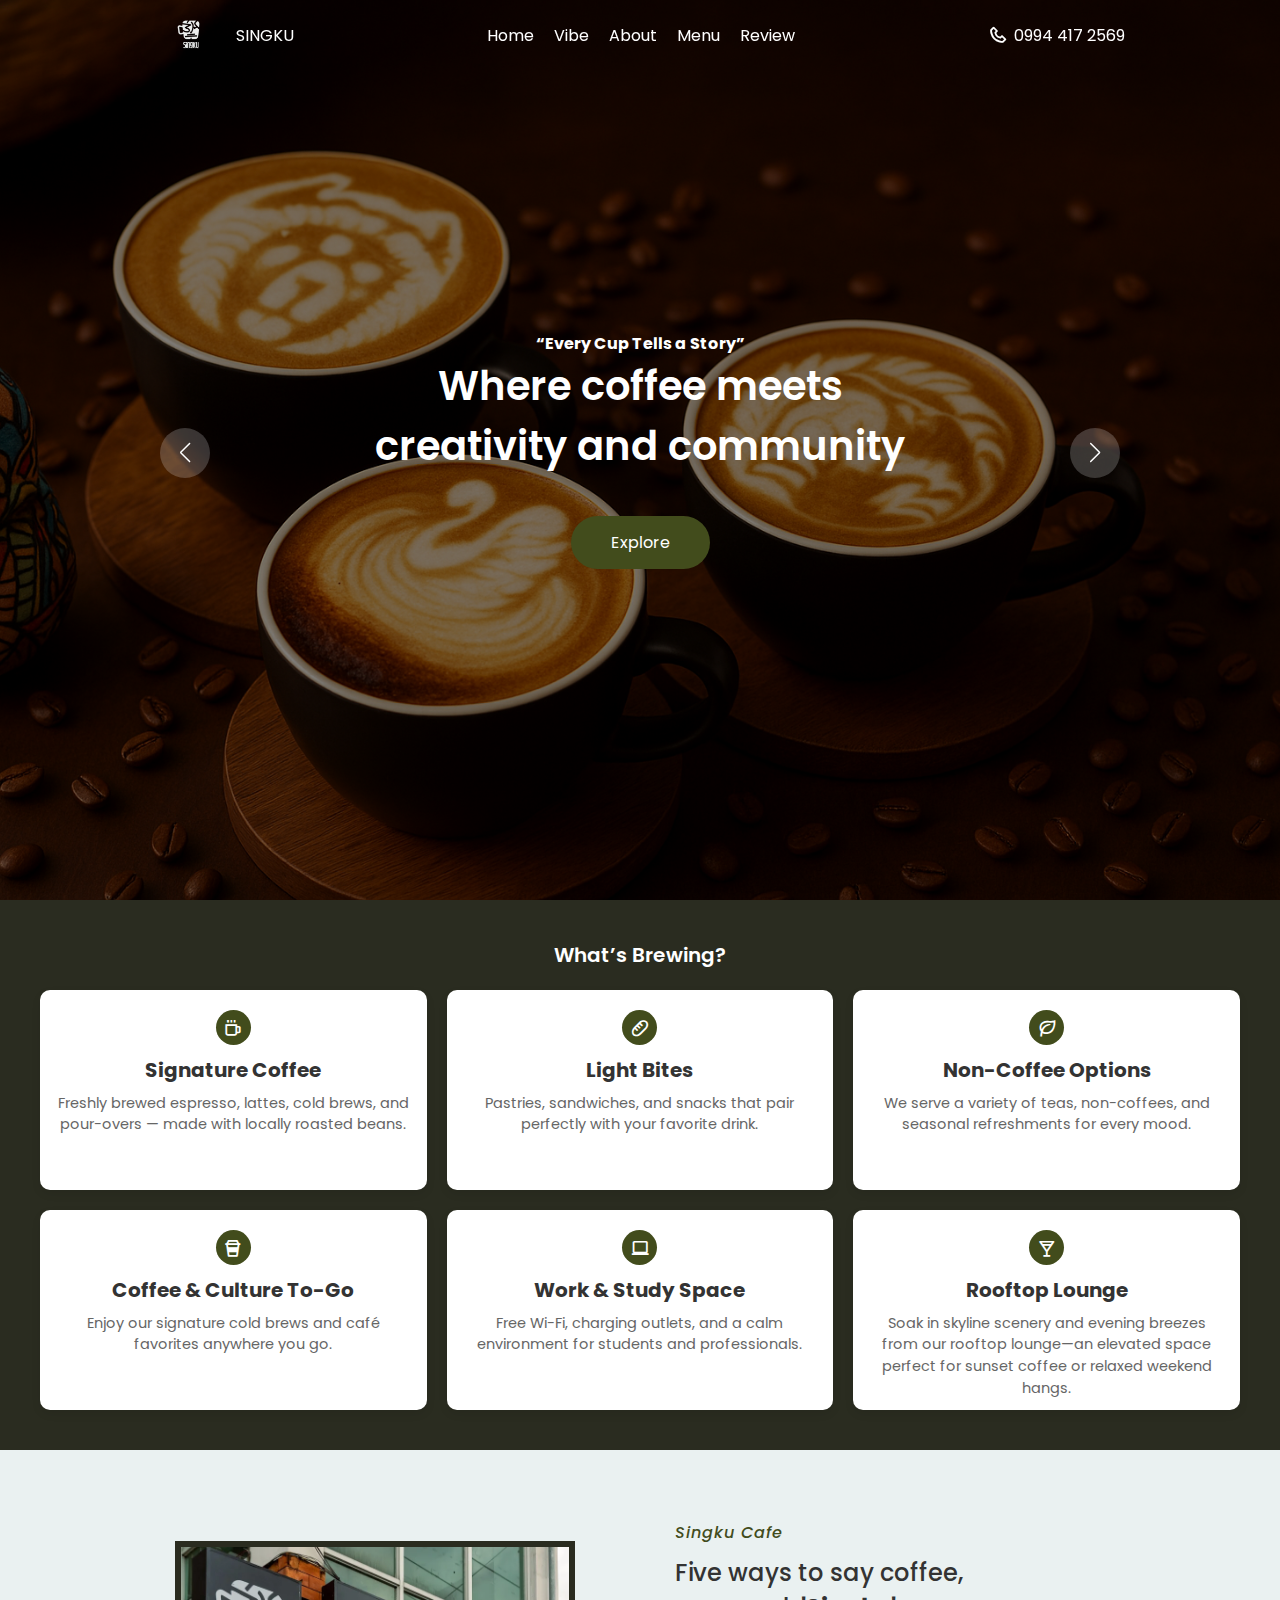
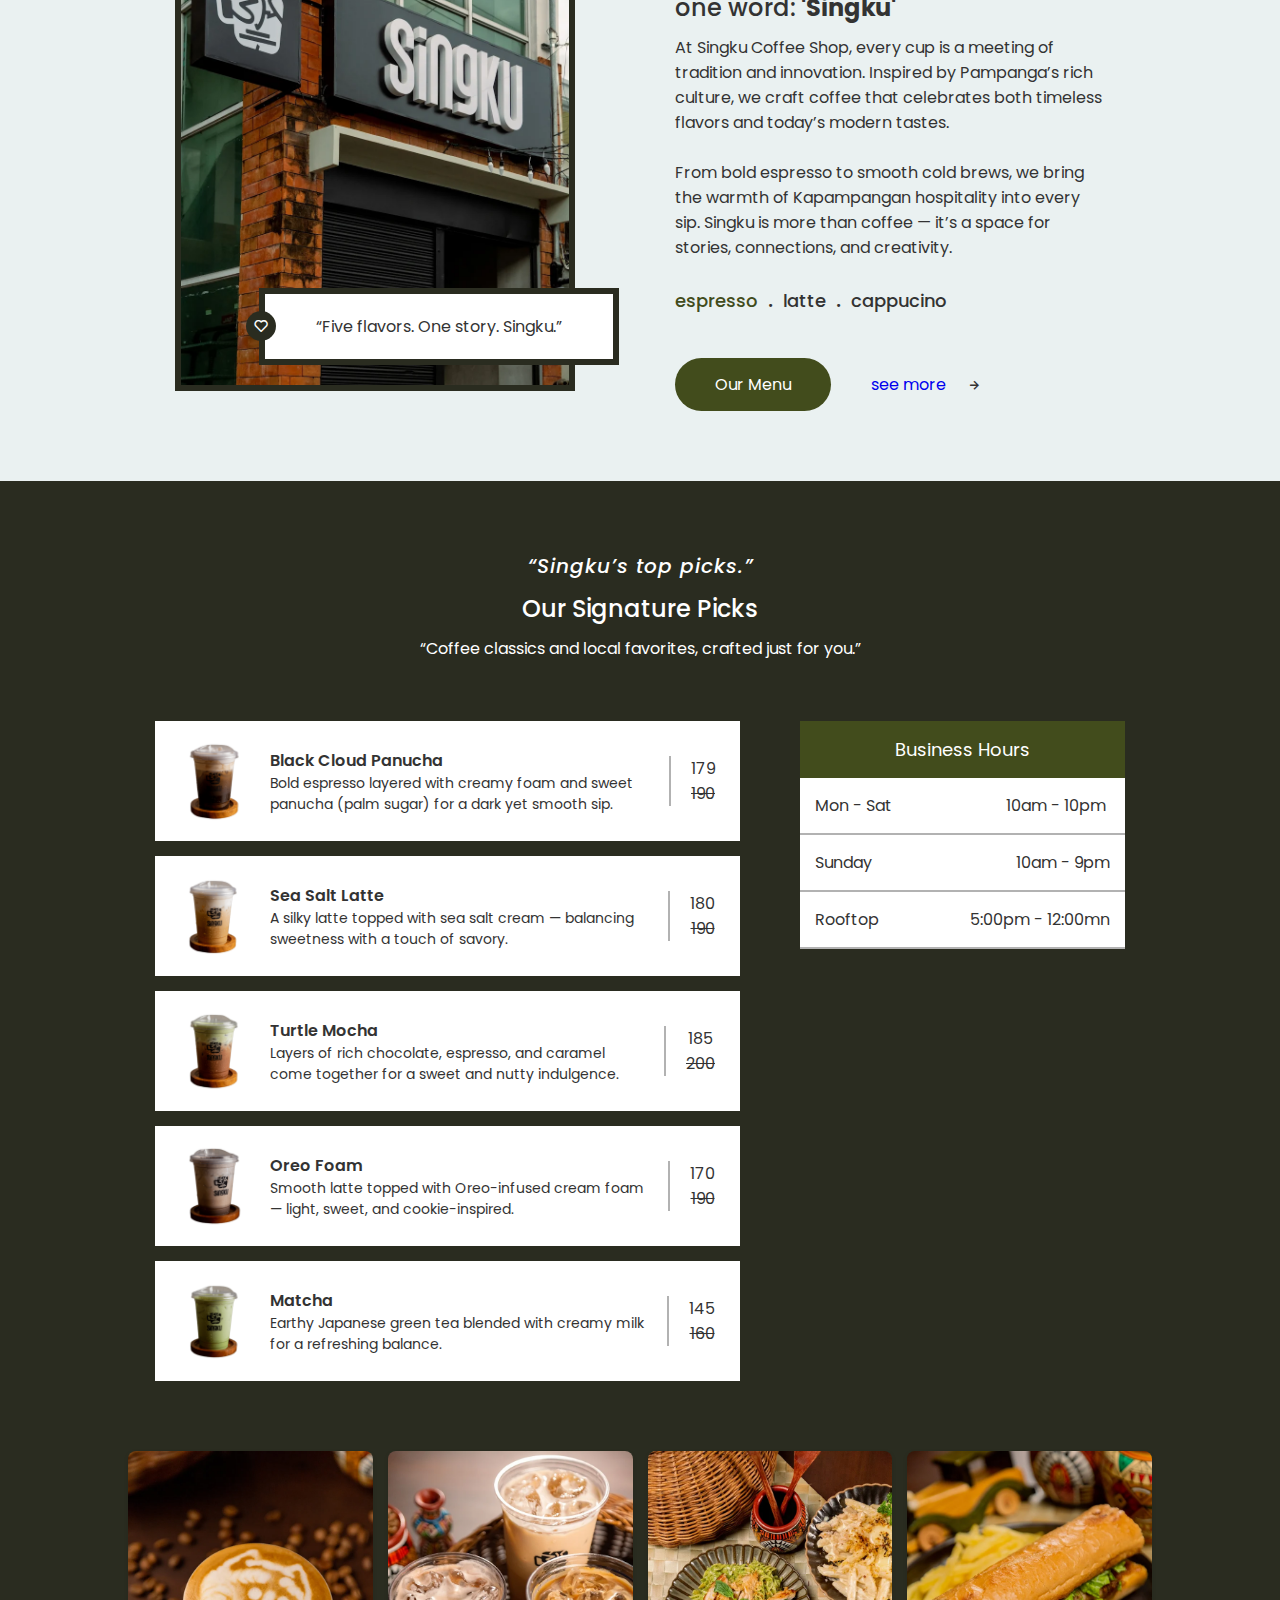
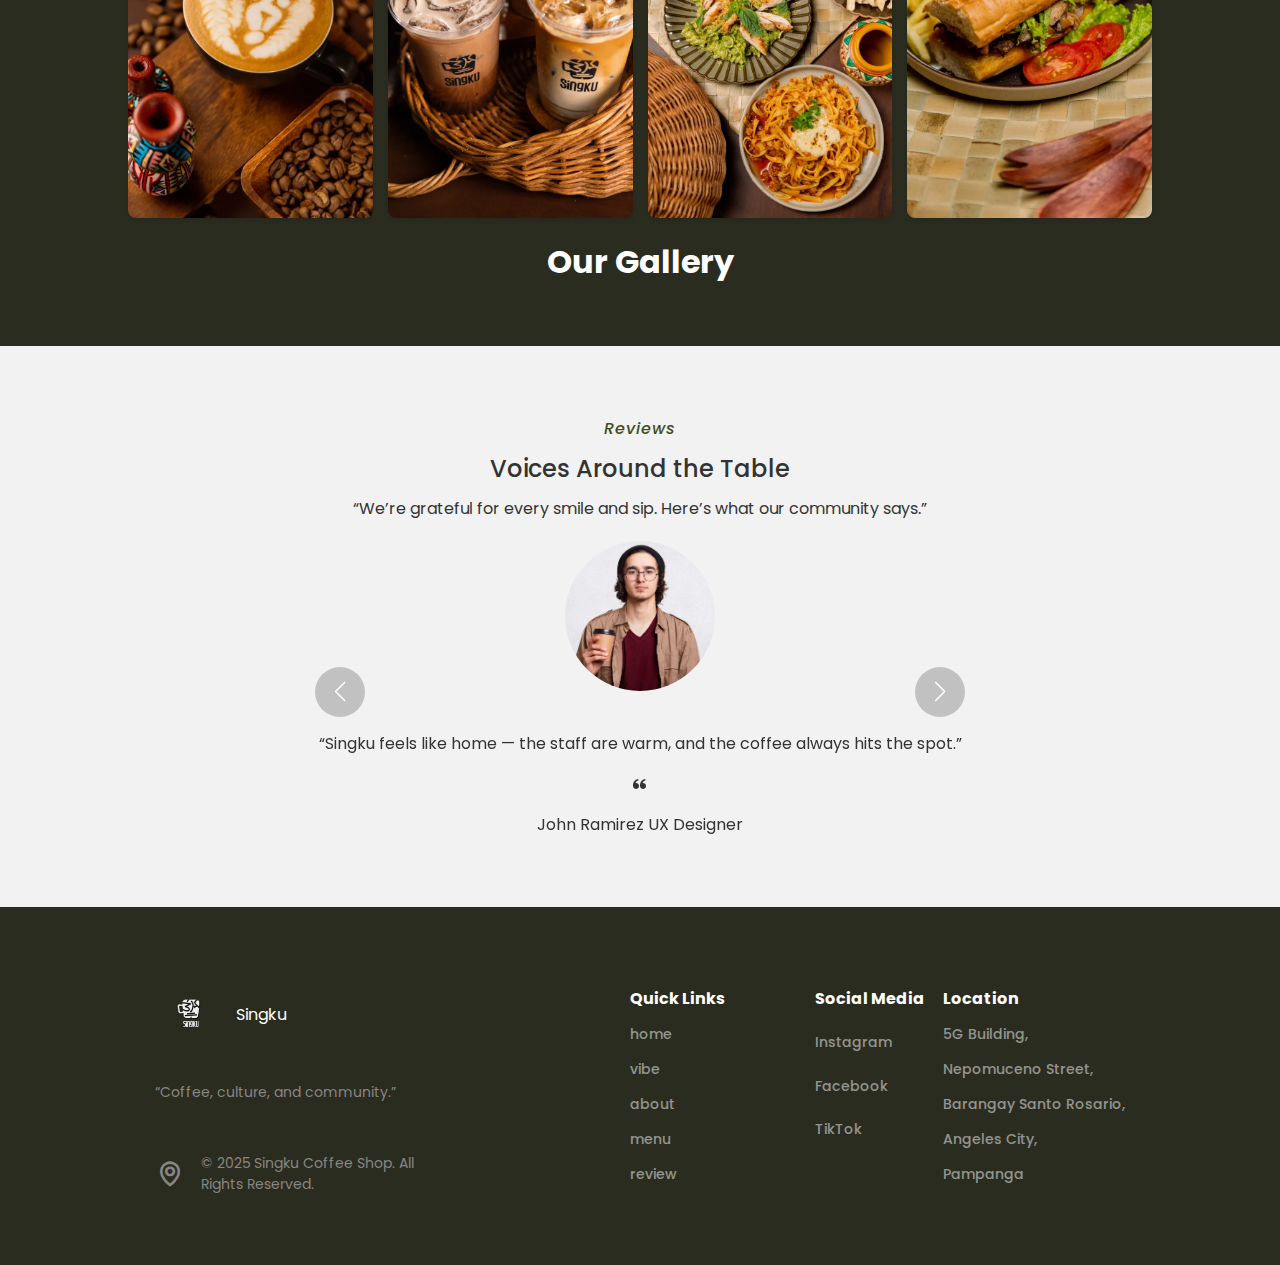
<file: index.html>
<!DOCTYPE html>
<!-- Coding by CodingLab | www.codinglabweb.com  -->
<html lang="en">
<head>
    <meta charset="UTF-8">
    <meta http-equiv="X-UA-Compatible" content="IE=edge">
    <meta name="viewport" content="width=device-width, initial-scale=1.0">
    <title>Responsive Coffee Website</title>

    <!-- Swiper JS CSS-->
    <link rel="stylesheet" href="https://cdn.jsdelivr.net/npm/swiper@9/swiper-bundle.min.css">

    <!-- Boxicons --> 
    <link href="https://unpkg.com/boxicons@2.1.4/css/boxicons.min.css" rel="stylesheet">
    
    <!-- CSS -->
    <link rel="stylesheet" href="css/style.css">

</head>
<body>
<!-- Header -->
    <header class="header">
        <nav class="nav container flex">
                <a href="#" class="logo-content flex">
                    <img src="images/logo.png" alt="Singku Coffee" class="logo-icon">
                    <span class="logo-text">SINGKU</span>
                </a>

                <div class="menu-content">
                        <ul class="menu-list flex">
                                <li><a href="#home" class="nav-link">Home</a></li>
                                <li><a href="#vibe" class="nav-link">Vibe</a></li>
                                <li><a href="#about" class="nav-link">About</a></li>
                                <li><a href="#menu" class="nav-link">Menu</a></li>
                                <li><a href="#review" class="nav-link">Review</a></li>
                        </ul>

                        <div class="media-icons flex">
                                <a href="#"><i class="bx bxl-facebook"></i></a>
                                <a href="#"><i class="bx bxl-twitter"></i></a>
                                <a href="#"><i class="bx bxl-instagram"></i></a>
                                <a href="#"><i class="bx bxl-github"></i></a>
                        </div>

                        <i class="bx bx-x navClose-btn"></i>
                </div>

                <div class="contact-content flex">
                        <i class="bx bx-phone phone-icon"></i>
                        <span class="phone-number">0994 417 2569</span>
                </div>

                <i class="bx bx-menu navOpen-btn"></i>
        </nav>     
    </header>

<!-- Main Section -->
    <main>
        <!-- Home Section -->
        <section class="home" id="home">
                <div class="home-content">
                        <div class="swiper mySwiper">
                                <div class="swiper-wrapper">
                                        <div class="swiper-slide">
                                                <img src="images/homeimg1.png" alt="" class="home-img">
                                                
                                                <div class="home-details">
                                                        <div class="home-text">
                                                                <h4 class="homeSubtitle">“Every Cup Tells a Story”</h4>
                                                                <h2 class="homeTitle">Where coffee meets <br> creativity and community </h2>
                                                        </div>

                                                        <a href="feature_page.html" class="button">Explore</a>
                                                </div>
                                        </div>

                                        <div class="swiper-slide">
                                                <img src="images/homeimg2.webp" alt="" class="home-img">
                                                
                                                <div class="home-details">
                                                        <div class="home-text">
                                                                <h4 class="homeSubtitle">"Coffee. Culture. Community"</h4>
                                                                <h2 class="homeTitle">We celebrate more than <br> Coffee </h2>
                                                        </div>

                                                        <a href="feature_page.html" class="button">Explore</a>
                                                </div>
                                        </div>

                                        <div class="swiper-slide">
                                                <img src="images/homeimg3.webp" alt="" class="home-img">
                                                
                                                <div class="home-details">
                                                        <div class="home-text">
                                                                <h4 class="homeSubtitle">"A glimpse of our world"</h4>
                                                                <h2 class="homeTitle">Moments Brewed to <br> Remember </h2>
                                                        </div>

                                                        <a href="feature_page.html" class="button">Explore</a>
                                                </div>
                                        </div>

                                        <div class="swiper-slide">
                                                <img src="images/homeimg4.jpg" alt="" class="home-img">
                                                
                                                <div class="home-details">
                                                        <div class="home-text">
                                                                <h4 class="homeSubtitle">"Voices of Our Community"</h4>
                                                                <h2 class="homeTitle">Hear it from our  <br> Guests </h2>
                                                        </div>

                                                        <a href="feature_page.html" class="button">Explore</a>
                                                </div>
                                        </div>
                                </div>

                                <div class="swiper-button-next swiper-navBtn"></div>
                                <div class="swiper-button-prev swiper-navBtn"></div>
                                <div class="swiper-pagination"></div>
                        </div>
                </div>
        </section>

        <!-- What's Brewing Section -->
        <section class="section brand" id="vibe">
                <div class="section-container talent-container">
                        <h2 class="section-header">What’s Brewing?</h2>
                        <div class="talent-grid">
                                <div class="talent-card">
                                        <span><i class='bx  bx-coffee'  ></i></span>
                                        <h4>Signature Coffee</h4>
                                        <p>
                                        Freshly brewed espresso, lattes, cold brews, and pour-overs — made with locally roasted beans.
                                        </p>
                                </div>
                                <div class="talent-card">
                                        <span><i class='bx  bx-baguette'  ></i>  </span>
                                        <h4>Light Bites</h4>
                                        <p>
                                        Pastries, sandwiches, and snacks that pair perfectly with your favorite drink.
                                        </p>
                                </div>
                                <div class="talent-card">
                                        <span><i class='bx bx-leaf'></i></span>
                                        <h4>Non-Coffee Options</h4>
                                        <p>
                                        We serve a variety of teas, non-coffees, and seasonal refreshments for every mood.
                                        </p>
                                </div>
                                <div class="talent-card">
                                        <span><i class='bx bx-coffee-togo'></i></span>
                                        <h4>Coffee & Culture To-Go</h4>
                                        <p>
                                        Enjoy our signature cold brews and café favorites anywhere you go.
                                        </p>
                                </div>
                                <div class="talent-card">
                                        <span><i class='bx bx-laptop'></i></span>
                                        <h4>Work & Study Space</h4>
                                        <p>
                                        Free Wi-Fi, charging outlets, and a calm environment for students and professionals.
                                        </p>
                                </div>
                                <div class="talent-card">
                                        <span><i class='bx bx-drink'></i></span>
                                        <h4>Rooftop Lounge</h4>
                                        <p>
                                        Soak in skyline scenery and evening breezes from our rooftop lounge—an elevated space perfect for sunset coffee or relaxed weekend hangs.
                                        </p>
                                </div>
                        </div>
                </div>
        </section>

  
<!-- About Section -->
        <section class="section about" id="about">
                <div class="about-content container">
                        <div class="about-imageContent">
                                <img src="images/aboutimg1.webp" alt="" class="about-img">

                                <div class="aboutImg-textBox">
                                        <i class="bx bx-heart heart-icon flex"></i>
                                        <p class="content-description">“Five flavors. One story. Singku.”</p>
                                </div>
                        </div>

                        <div class="about-details">
                                <div class="about-text">
                                        <h4 class="content-subtitle"><i>Singku Cafe</i></h4>
                                        <h2 class="content-title">Five ways to say coffee, <br>one word: <strong>'Singku'</strong></h2>
                                        <p class="content-description">At Singku Coffee Shop, every cup is a meeting of tradition and innovation. 
                                                Inspired by Pampanga’s rich culture, we craft coffee that celebrates both timeless flavors and today’s modern tastes.<br>
                                                <br>
                                                From bold espresso to smooth cold brews, we bring the warmth of Kapampangan hospitality into every sip. 
                                                Singku is more than coffee — it’s a space for stories, connections, and creativity.
                                        </p>

                                        <ul class="about-lists flex">
                                                <li class="about-list">espresso</li>
                                                <li class="about-list-dot">.</li>
                                                <li class="about-list">latte</li>
                                                <li class="about-list-dot">.</li>
                                                <li class="about-list">cappucino</li>
                                        </ul>
                                </div>

                                <div class="about-buttons flex">
                                        <a href="feature_page.html#signature" class="button">Our Menu</a>
                                        <a href="#about" class="about-link flex">
                                                <a href="product_list.html" class="link-text">see more</a>
                                                <i class="bx bx-right-arrow-alt about-arrowIcon"></i>
                                        </a>
                                </div>

                        </div>
                </div>

        </section>
  
<!-- Menu Section -->
        <section class="section menu" id="menu">
                <div class="menu-container container">
                        <div class="menu-text">
                                <h4 class="section-subtitle"><i>“Singku’s top picks.”</i></h4>
                                <h2 class="section-title">Our Signature Picks</h2>
                                <p class="section-description">“Coffee classics and local favorites, crafted just for you.”</p>
                        </div>

                        <div class="menu-content">
                                <div class="menu-items">
                                        <div class="menu-item flex">
                                                <img src="images/menuimg1.png" alt="" class="menu-img">

                                                <div class="menuItem-details">
                                                        <h4 class="menuItem-topic">Black Cloud Panucha</h4>
                                                        <p class="menuItem-des">Bold espresso layered with creamy foam and sweet panucha (palm sugar) for a dark yet smooth sip.</p>
                                                </div>

                                                <div class="menuItem-price flex">
                                                        <span class="discount-price">179</span>
                                                        <span class="real-price">190</span>
                                                </div>
                                        </div>

                                        <div class="menu-item flex">
                                                <img src="images/menuimg2.png" alt="" class="menu-img">

                                                <div class="menuItem-details">
                                                        <h4 class="menuItem-topic">Sea Salt Latte</h4>
                                                        <p class="menuItem-des">A silky latte topped with sea salt cream — balancing sweetness with a touch of savory.</p>
                                                </div>

                                                <div class="menuItem-price flex">
                                                        <span class="discount-price">180</span>
                                                        <span class="real-price">190</span>
                                                </div>
                                        </div>

                                        <div class="menu-item flex">
                                                <img src="images/menuimg3.png" alt="" class="menu-img">

                                                <div class="menuItem-details">
                                                        <h4 class="menuItem-topic">Turtle Mocha</h4>
                                                        <p class="menuItem-des">Layers of rich chocolate, espresso, and caramel come together for a sweet and nutty indulgence.</p>
                                                </div>

                                                <div class="menuItem-price flex">
                                                        <span class="discount-price">185</span>
                                                        <span class="real-price">200</span>
                                                </div>
                                        </div>

                                        <div class="menu-item flex">
                                                <img src="images/menuimg4.png" alt="" class="menu-img">

                                                <div class="menuItem-details">
                                                        <h4 class="menuItem-topic">Oreo Foam</h4>
                                                        <p class="menuItem-des">Smooth latte topped with Oreo-infused cream foam — light, sweet, and cookie-inspired.</p>
                                                </div>

                                                <div class="menuItem-price flex">
                                                        <span class="discount-price">170</span>
                                                        <span class="real-price">190</span>
                                                </div>
                                        </div>

                                        <div class="menu-item flex">
                                                <img src="images/menuimg5.png" alt="" class="menu-img">

                                                <div class="menuItem-details">
                                                        <h4 class="menuItem-topic">Matcha</h4>
                                                        <p class="menuItem-des">Earthy Japanese green tea blended with creamy milk for a refreshing balance.</p>
                                                </div>

                                                <div class="menuItem-price flex">
                                                        <span class="discount-price">145</span>
                                                        <span class="real-price">160</span>
                                                </div>
                                        </div>
                                </div>

                                <div class="time-table">
                                        <span class="time-topic">Business Hours</span>

                                        <ul class="time-lists">
                                                <li class="time-list flex">
                                                        <span class="open-day">Mon - Sat</span>
                                                        <span class="open-time">10am - 10pm ​​</span>
                                                </li>

                                                <li class="time-list flex">
                                                        <span class="open-day">Sunday</span>
                                                        <span class="open-time">10am - 9pm</span>
                                                </li>

                                                <li class="time-list flex">
                                                        <span class="open-day">Rooftop</span>
                                                        <span class="open-time">5:00pm - 12:00mn</span>
                                                </li>

                                        </ul>
                                </div>
                        </div>
                </div>
        </section>

<!-- Gallery Section -->
        <section id="gallery" class="gallery-section">
                <div class="gallery">
                        <img src="images/galleryimg1.webp" alt="Singku Coffee Img1" />
                        <img src="images/galleryimg2.webp" alt="Singku Latte Img2" />
                        <img src="images/galleryimg3.webp" alt="Singku Pasta Img3" />
                        <img src="images/galleryimg4.webp" alt="Singku Sandwhiches Img4" />
                </div>
                <h2>Our Gallery</h2>
        </section>

<!-- Review Section -->
        <section class="section review" id="review">
                <div class="review-container container">
                        <div class="review-text">
                                <h4 class="section-subtitle"><i>Reviews</i></h4>
                                <h2 class="section-title">Voices Around the Table</h2>
                                <p class="section-description">“We’re grateful for every smile and sip. Here’s what our community says.”</p>
                        </div>

                        <div class="testimonial swiper mySwiper">
                                <div class="swiper-wrapper">
                                        <div class="testi-content swiper-slide flex">
                                                <img src="images/reviewimg1.jpg" alt="" class="review-img">
                                                <p class="review-quote">“Singku feels like home — the staff are warm, and the coffee always hits the spot.”</p>
                                                <i class="bx bxs-quote-alt-left quote-icon"></i>

                                                <div class="testi-personDetails">
                                                        <span class="name">John Ramirez</span>
                                                        <span class="job">UX Designer</span>
                                                </div>
                                        </div>

                                        <div class="testi-content swiper-slide flex">
                                                <img src="images/reviewimg2.jpg" alt="" class="review-img">
                                                <p class="review-quote">“I love bringing friends here. It’s not just coffee, it’s an experience we all enjoy together.”</p>
                                                <i class="bx bxs-quote-alt-left quote-icon"></i>

                                                <div class="testi-personDetails">
                                                        <span class="name">Michael Lee</span>
                                                        <span class="job">College Student</span>
                                                </div>
                                        </div>

                                        <div class="testi-content swiper-slide flex">
                                                <img src="images/reviewimg3.jpg" alt="" class="review-img">
                                                <p class="review-quote">“From the cozy vibe to the unique drinks, Singku has become my go-to café.”</p>
                                                <i class="bx bxs-quote-alt-left quote-icon"></i>

                                                <div class="testi-personDetails">
                                                        <span class="name">Katrina Dela Cruz</span>
                                                        <span class="job">Coffee Lover</span>
                                                </div>
                                        </div>

                                        
                                </div>

                                <div class="swiper-button-next swiper-navBtn"></div>
                                <div class="swiper-button-prev swiper-navBtn"></div>
                                <div class="swiper-pagination"></div>
                        </div>
                </div>
        </section>
        
<!-- Footer Section -->
        <footer class="section footer">
                <div class="footer-container container">
                        <div class="footer-content">
                                <a href="" class="logo-content flex">
                                         <img src="images/logo.png" alt="Singku Coffee" class="logo-icon">
                                        <span class="logo-text">Singku</span>
                                </a>

                                <p class="content-description">“Coffee, culture, and community.”</p>

                                <div class="footer-location flex">
                                        <i class="class bx bx-map map-icon"></i>

                                        <div class="location-text">
                                                © 2025 Singku Coffee Shop. All Rights Reserved.
                                        </div>
                                </div>
                        </div>

                        <div class="footer-linkContent">
                                <ul class="footer-links">
                                        <h4 class="footerLinks-title">Quick Links</h4>

                                        <li><a href="#home" class="footer-link">home</a></li>
                                        <li><a href="#vibe" class="footer-link">vibe</a></li>
                                        <li><a href="#about" class="footer-link">about</a></li>
                                        <li><a href="#menu" class="footer-link">menu</a></li>
                                        <li><a href="#review" class="footer-link">review</a></li>

                                </ul>
                                
                                <ul class="footer-links">
                                        <h4 class="footerLinks-title">Social Media</h4>

                                        <li><a href="https://www.instagram.com/singku.cafe/?g=5" class="footer-link">Instagram</a></li>
                                        <li><a href="https://www.facebook.com/singku.cafe/" class="footer-link">Facebook</a></li>
                                        <li><a href="https://l.messenger.com/l.php?u=https%3A%2F%2Fwww.tiktok.com%2F%40singku.cafe%3F_t%3DZS-8zUM1yBY2B0%26_r%3D1&h=AT3d3RD_Bq6hiQlg08YbdJKXQfpxeH7l1kdHGMo29lx-JK3VMOl_XKy8VnRAfZSf3HSlOEXzAVzQzga8dchZfBDRJzssbsvOUf9uAJLFnNcWkJS0vWLAm0sJk693ulT0SlzlIA" class="footer-link">TikTok</a></li>
                                        <li><a href="#" class="footer-link"></a></li>
                                        <li><a href="#" class="footer-link"></a></li>

                                </ul>

                                <ul class="footer-links">
                                        <h4 class="footerLinks-title">Location</h4>

                                        <li><a href="#" class="footer-link">5G Building,<br></a></li>
                                        <li><a href="#" class="footer-link">Nepomuceno Street,</a></li>
                                        <li><a href="#" class="footer-link">Barangay Santo Rosario,</a></li>
                                        <li><a href="#" class="footer-link">Angeles City,</a></li>
                                        <li><a href="#" class="footer-link">Pampanga</a></li>
                                </ul>
                        </div>
                </div>

        </footer>

<!-- Scroll Up -->

</main>


<!-- Swiper JS -->
<script src="https://cdn.jsdelivr.net/npm/swiper@9/swiper-bundle.min.js"></script>

<!-- Scroll Reveal -->
<script src=""></script>

<!-- JavaScript -->
    <script src="js/script.js"></script>
</body>
</html>
</file>
<file: css/style.css>
/* Google Fonts - Poppins */
@import url('https://fonts.googleapis.com/css2?family=Poppins:wght@300;400;500;600&display=swap');

html{
    font-size: 62.5%;
}

/* Variables */
:root{
/* Font Sizes & Family */
/* if we set html's font size 62.5% then 1rem = 10px */

--body-font: 'Poppins', sans-serif;

--big-font: 4rem;
--h1-font: 3.6rem;
--h2-font: 2.4rem;
--h3-font: 2rem;
--h4-font: 1.8rem;
--normal-font: 1.6rem;
--small-font: 1.4rem;
--smaller-font: 1.3rem;

/* Font Weight ***/
--font-regular: 400;
--font-medium: 500;
--font-semi-bold: 600;

/* Color Variables */
--primary-color: #424C1C;
--primary-color-hover: #A7C957;
--text-color: #333;
--text-color-light: #888682;
--border-color: #484848;
--white-color: #FFF;
--section-bg: #2A2C20;

/* z-index */
--z-overlay: 10;
--z-fixed: 100;

/* transition */
--tran-0-2: 0.2s;
--tran-0-3: 0.3s;
--tran-0-5: 0.5s;
}

/*Font sizes For Small Screen 968px */
@media screen and (max-width: 990px) {
:root {
  --big-font: 3.5rem;
  --h1-font: 2.4rem;
  --h2-font: 2rem;
  --h3-font: 1.8rem;
  --h4-font: 1.6rem;
  --normal-font: 1.5rem;
  --small-font: 1.3rem;
  --smaller-font: 1.2rem;
}
}


/* Pre-CSS */
*{
    margin: 0; padding: 0;
    box-sizing: border-box;
}
body,
button,
input{
    font-family: var(--body-font);
    font-size: var(--normal-font);
    font-weight: var(--font-regular);
    color: var(--text-color);
}
body{
    overflow-x: hidden;
    background-color: #EAF1F1;
}
ul{
    list-style: none;
}
a{
    text-decoration: none;
}
img{
    width: 100%;
    height: 100%;
    object-fit: cover;
}

/* Reusuable CSS */
.section{
    padding: 7rem 2rem;
}
.container{
    max-width: 1030px;
    width: 100%;
    margin: 0 auto;
    padding: 0 3rem;
}
.flex{
    display: flex;
    align-items: center;
    column-gap: 0.6rem;
}
.button{
    border: none;
    outline: none;
    color: var(--white-color);
    padding: 1.4rem 4rem;
    border-radius: 3rem;
    background-color: var(--primary-color);
    transition: var(--tran-0-3);
    cursor: pointer;
    
}
.button:hover{
    background-color: var(--primary-color-hover);
}

.section-subtitle,
.content-subtitle{
    color: var(--primary-color);
    font-size: var(--normal-font);
    letter-spacing: 1px;
    font-weight: var(--font-medium);
    text-align: center;
}
.section-title,
.content-title{
    text-align: center;
    font-size: var(--h2-font);
    font-weight: var(--font-medium);
    margin: 1rem 0;
}
.section-description,
.content-description{
    text-align: center;
    margin-bottom: 2rem;
}
.section-description{
    padding: 0 16rem;
}
/* Header */
.header{
    position: fixed;
    top: 0; left: 0;
    height: 7rem;
    width: 100%;
    z-index: var(--z-fixed);
    /*box-shadow: 0 0 10px rgba(0,0,0,0.2);*/
}

/* nav */
.nav{
    position: relative;
    height: 100%;
    align-items: center;
    justify-content: space-between;
}
.logo-icon {
  width: 75px;      
  height: auto;     
  object-fit: contain;
}
.logo-icon,
.logo-text,
.nav-link,
.phone-icon,
.phone-number{
    color: var(--white-color)
}

.logo-icon,
.phone-icon{
    font-size: 2rem;
}
.menu-list{
    column-gap: 2rem;
}
.nav-link{
    position: relative;
    text-transform: capitalize;
}
.nav-link::before{
    content: '';
    position: absolute;
    left: 50%; 
    bottom: -8px;
    height: 6px;
    width: 6px;
    border-radius: 50%;
    background-color: var(--white-color);
    transform: translatex(-50%);
    background-color: var(--text-color);
    opacity: 0;
}
.active-navlink::before{
    opacity: 1;
}
.navClose-btn,
.navOpen-btn,
.media-icons{
    display: none;
}
/* nav responsive */
@media screen and (max-width: 768px) {
    .contact-content{
        display: none;
    }
    .navClose-btn,
    .navOpen-btn,
    .media-icons{
        display: block;
    }
    .nav .menu-content{
        position: fixed;
        top: 0; right: -100%;
        max-width: 300px;
        width: 100%;
        height: 100%;
        z-index: var(--z-fixed);
        padding: 10rem 0 5rem ;
        background-color: var(--white-color);
        box-shadow: 0 0 10px rgba(0,0,0,0.2);
        display: flex;
        flex-direction: column;
        align-items: center;
        justify-content: space-between;
        transition: var(--tran-0-5);
    }
    .nav .menu-content.open{
        right: 0;
    }
    .menu-list{
        flex-direction: column;
        row-gap: 2.5rem;
        font-size: var(--h4-font);
    }
    .nav-link{
        color: var(--text-color)
    }
    .nav-link::before{
        background-color: var(--text-color);
    }
    .navClose-btn{
        position: absolute;
        top: 2rem;
        right: 2rem;
        font-size: 2.5rem;
        cursor: pointer;
    }
    .navOpen-btn{
        font-size: 2rem;
        cursor: pointer;
        color: var(--white-color)
    }
    .media-icons{
        column-gap: 1rem;
    }
    .media-icons a{
        color: var(--text-color-light)
    }
}

/* Home */
.home{
    height: 100vh;
    width: 100%;
    background-color: red;
}
.swiper-slide{
    position: relative;
    height: 100vh;
    width: 100%;
}
.home .swiper-slide::before{
    content: '';
    position: absolute;
    left: 0; right: 0;
    height: 100%;
    width: 100%;
    background-color: rgba(0,0,0,0.5);
    z-index: var(--z-overlay);

}
.home-img{
    height: 100%;
    width: 100%;
}

/* swiper button */
.swiper-navBtn{
    height: 5rem;
    width: 5rem;
    color: var(--white-color);
    border-radius: 50%;
    background-color: rgba(255,255,255,0.2);
    transition: var(--tran-0-2);
    visibility: visible;
}
.home:hover .swiper-navBtn,
.review:hover .swiper-navBtn{
    opacity: 1;
}

.swiper-navBtn:hover{
    background-color: rgba(255,255,255,0.3);
}

.swiper-navBtn::after,
.swiper-navBtn::before{
    font-size: 2rem;
}

.swiper-button-next{
    right: 16rem;
}

.swiper-button-prev{
    left: 16rem;
}

.swiper-pagination-bullet{
    background-color: var(--white-color);
    opacity: 1;
    height: 1.5rem;
    width: 1.5rem;
    margin-bottom: 2rem;
    visibility: hidden;
}

.swiper-pagination-bullet-active{
    border: 3px solid white;
    background-color: var(--primary-color);
}

.home-details{
    position: absolute;
    top: 50%; left: 50%;
    z-index: var(--z-fixed);
    transform: translate(-50%, -50%);
    display: grid;
    justify-items: center;
    width: 100%;
    row-gap: 4rem;
}

.homeSubtitle{
    text-align: center;
    font-size: var(--normal-font);
    color: var(--white-color);
}

.homeTitle{
    text-align: center;
    font-size: var(--big-font);
    color: var(--white-color);
    font-weight: var(--font-semi-bold);
}
/* About */
.about .content-subtitle,
.about .content-title,
.about .content-description{
    text-align: left;
}

.about-content{
    display: grid;
    grid-template-columns: repeat(2,1fr);
    column-gap: 7rem;
    align-items: center;
    padding: 0 5rem;
}

.about-imageContent{
    position: relative;
    max-width: 400px;
    height: 450px;
    border: 6px solid var(--section-bg);
}

.aboutImg-textBox{
    position: absolute;
    bottom: 2rem;
    right: -5rem;
    padding: 2rem;
    max-width: 360px;
    width: 100%;
    text-align:center;
    border: 6px solid var(--section-bg);
    background-color: var(--white-color);
}
.aboutImg-textBox .content-description{
    text-align: center;
    margin-bottom: 0;
}

.heart-icon{
    position: absolute;
    left: -1.9rem;
    top: 50%;
    height: 3rem;
    width: 3rem;
    color: var(--white-color);
    background-color: var(--section-bg);
    transform: translateY(-50%);
    justify-content: center;
    border-radius: 50%;
}

.about-details{
    display: grid;
    row-gap: 4rem;
}

.about-lists{
    column-gap: 1rem;
    align-items: baseline;
}

.about-list{
    font-weight: var(--font-medium);
    font-size: 1.8rem;
}

.about-list:nth-child(1){
    color: var(--primary-color)
}

.about-list-dot{
    font-size: 2.5rem;
}

.about-buttons{
    column-gap: 2rem;
}

.about-link .link-text,
.about-arrowIcon{
    color: var(--text-color);
    text-transform: uppercase;
}

.about-arrowIcon{
    transition: var(--tran-0-3);
}

.about-link:hover .about-arrowIcon{
    margin-left: 4px;
}

/* Gallery */
.gallery-section {
    background-color: #2A2C20;
    padding-bottom: 30px;
    text-align: center;
}

.gallery-section h2 {
    margin-bottom: 30px;
    font-size: 2em;
    color: #fff;
    padding-top: 2rem;
}

.gallery {
    display: grid;
    grid-template-columns: repeat(4, 1fr);
    gap: 15px;
    width: 80%;
    margin: auto;
}

.gallery img {
    width: 100%;
    height: auto;
    border-radius: 8px;
    object-fit: cover;
    box-shadow: 0 2px 5px rgba(0,0,0,0.1);
}

@media (max-width: 1024px) {
    .gallery {
        grid-template-columns: repeat(2, 1fr);
    }
}

@media (max-width: 600px) {
    .gallery {
        grid-template-columns: 1fr;
    }
}

/* Menu */
.menu{
    background-color: var(--section-bg);
}

.section.menu .section-subtitle{
    color: var(--white-color);
    font-size: var(--h3-font);
}

.section-title,
.section-description{
    color: var(--white-color);
}

.menu .menu-content{
    display: grid;
    grid-template-columns: 1.8fr 1fr;
    column-gap: 6rem;
    margin-top: 6rem;
}

.menu-img{
    height: 80px;
    width: 80px;
    margin-right: 1.5rem;
}

.menu-items{
    display: grid;
    row-gap: 1.5rem;
}

.menu-item{
    position: relative;
    padding: 2rem 2.5rem;
    background-color: var(--white-color);
}

.menuItem-details{
    margin-right: 1.5rem;
}

.menuItem-topic{
    font-weight: var(--font-semi-bold);
}

.menuItem-des{
    font-size: var(--small-font);
}

.menuItem-price{
    flex-direction: column;
    padding-left: 2rem;
    border-left: 2px solid rgba(0,0,0,0.3);
}

.dicount-price{
    font-size: 1.8rem;
}

.real-price{
    text-decoration: line-through;
}

.time-topic{
    width: 100%;
    display: block;
    text-align: center;
    font-size: 1.8rem;
    font-weight: var(--font-regular);
    padding: 1.5rem 0;
    color: var(--white-color);
    background-color: var(--primary-color);
}

.time-list{
    padding: 1.5rem;
    border-bottom: 2px solid rgba(0,0,0,0.3);
    justify-content: space-between;
    background-color: var(--white-color);
}

.time-list:nth-child(7){
    border-bottom: none;  
}

/* Talent Section */
.brand {
  background: var(--section-bg, #f9f9f9);
  padding: 4rem 1rem;
}

.brand .section-container {
  max-width: 1200px;
  margin: 0 auto;
  text-align: center;
}

.brand .section-header {
  font-size: 2rem;
  font-weight: 600;
  margin-bottom: 2rem;
  color: var(--white-color);
}

.talent-grid {
  display: grid;
  grid-template-columns: repeat(auto-fit, minmax(350px, 1fr));
  gap: 2rem;
}

.talent-card {
  background: var(--white-color);
  border-radius: 1rem;
  padding: 2rem 1.5rem;
  box-shadow: 0 4px 10px rgba(0, 0, 0, 0.08);
  transition: transform 0.3s ease, box-shadow 0.3s ease;
  height: 200px;
}

.talent-card:hover {
  transform: translateY(-6px);
  box-shadow: 0 6px 14px rgba(0, 0, 0, 0.12);
}

.talent-card span {
  display: inline-flex;
  justify-content: center;
  align-items: center;
  background: var(--primary-color, #6b4f4f);
  color: var(--white-color, #fff);
  font-size: 2rem;
  width: 3.5rem;
  height: 3.5rem;
  border-radius: 50%;
  margin-bottom: 1rem;
}

.talent-card h4 {
  font-size: 2rem;
  margin-bottom: 0.75rem;
  color: var(--text-color, #222);
}

.talent-card p {
  font-size: 1.45rem;
  color: var(--text-light-color, #666);
  line-height: 1.5;
}

/* Review */
.review{
    background-color: #f2f2f2;
}

.review .section-title,
.review .section-description{
    color: var(--text-color);
}

.testi-content{
    width: 100%;
    row-gap: 2rem;
    flex-direction: column;
    height: 90%;
}

.review-img{
    height: 150px;
    width: 150px;
    border-radius: 50%;
    margin-bottom: 2rem;
}

/* swiper btn */
.review .swiper-navBtn{
    background-color: rgba(0,0,0,0.2);
}

.review .swiper-navBtn:hover{
    background-color: rgba(0,0,0,0.3);
}

/* Footer */
.footer{
    background-color: var(--section-bg);
}

.footer .content-description,
.footer .map-icon,
.footer .location-text{
    color: var(--text-color-light);
}
.footer-container{
    display: grid;
    grid-template-columns: 1fr 2fr;
    column-gap: 7rem;
    align-items: center;
}
.footer-content{
    display: grid;
    row-gap: 3rem;
}
.footer .content-description,
.footer .location-text{
    text-align: left;
    font-size: var(--small-font)
}
.footer .map-icon{
    font-size: 3rem;
    margin-right: 1rem;
}
.footer-linkContent{
    display: grid;
    grid-template-columns: repeat(3,1fr);
    justify-items: end;
}
.footer-links{
    display: grid;
    row-gap: 1rem;
    font-weight: var(--font-medium);
    color: var(--white-color);
}
.footer-link{
    font-size: var(--small-font);
    color: rgba(255,255,255,0.5);
    transition: var(--tran-0-3);
}
.footer-link:hover{
    color: rgba(255,255,255,0.8);
}
/* Responsive media */

@media screen and (max-width: 760px) {
    .swiper-navBtn{
        visibility: hidden;
    }
    .swiper-pagination-bullet{
        visibility: visible;
}
}
</file>
